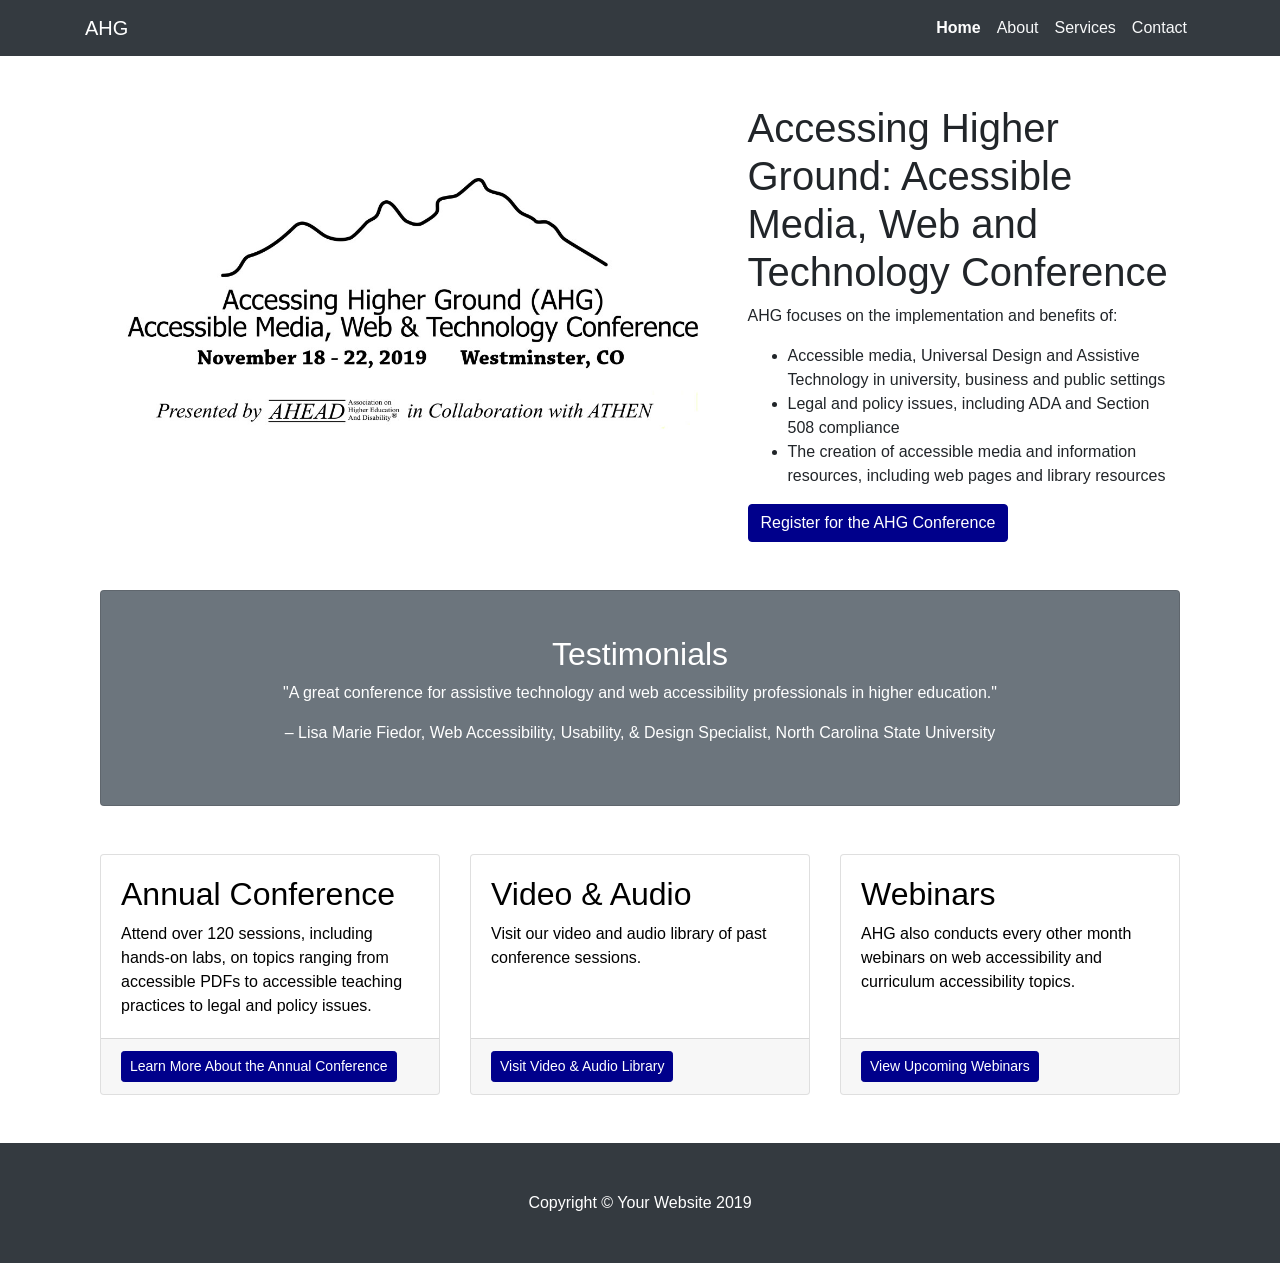
<file: assignment-6/index.html>
<!DOCTYPE html>
<html lang="en">

<head>

  <meta charset="utf-8">
  <meta name="viewport" content="width=device-width, initial-scale=1, shrink-to-fit=no">
  <meta name="description" content="Accessing Higher Ground conference on accessible media, web and technology">
  <meta name="author" content="AHG">

  <title>AHG | Page Title</title>

  <!-- Bootstrap core CSS -->
  <link href="vendor/bootstrap/css/bootstrap.min.css" rel="stylesheet">

  <!-- Custom styles for this template -->
  <link href="css/small-business.css" rel="stylesheet">

</head>

<body>
  <header role="banner">
    <!-- skip link -->
    <a class="sr-only sr-only-focusable" href="#maincontent">Skip to main content</a>

    <!-- Navigation -->
    <nav class="navbar navbar-expand-lg navbar-dark bg-dark fixed-top">
      <div class="container">
        <a class="navbar-brand" href="#">AHG</a>
        <button class="navbar-toggler" type="button" data-toggle="collapse" data-target="#navbarResponsive" aria-controls="navbarResponsive" aria-expanded="false" aria-label="Toggle navigation">
          <span class="navbar-toggler-icon"></span>
        </button>
        <div class="collapse navbar-collapse" id="navbarResponsive">
          <ul class="navbar-nav ml-auto">
            <li class="nav-item active">
              <a class="nav-link" href="#">Home
                <span class="sr-only">(current)</span>
              </a>
            </li>
            <li class="nav-item">
              <a class="nav-link" href="#">About</a>
            </li>
            <li class="nav-item">
              <a class="nav-link" href="#">Services</a>
            </li>
            <li class="nav-item">
              <a class="nav-link" href="#">Contact</a>
            </li>
          </ul>
        </div>
      </div>
    </nav>
  </header>

  <!-- Page Content -->
  <main role="main" class="container" id="maincontent">
    <div class="container">

      <!-- Heading Row -->
      <div class="row align-items-center my-5">
        <div class="col-lg-7">
          <img class="img-fluid rounded mb-4 mb-lg-0" src="images/AHG Conference Logo (2019).jpg" alt="Accessing Higher Ground conference logo">
        </div>
        <!-- /.col-lg-8 -->
        <div class="col-lg-5">
          <h1>Accessing Higher Ground: Acessible Media, Web and Technology Conference</h1>
          <p>AHG focuses on the implementation and benefits of:</p>
          <ul>
            <li>Accessible media, Universal Design and Assistive Technology in university, business and public settings</li>
            <li>Legal and policy issues, including ADA and Section 508 compliance</li>
            <li>The creation of accessible media and information resources, including web pages and library resources</li>
          </ul>
          
          <a class="btn btn-primary" href="#">Register for the AHG Conference</a>
        </div>
        <!-- /.col-md-4 -->
      </div>
      <!-- /.row -->

      <!-- Call to Action Well -->
      <aside class="card text-white bg-secondary my-5 py-4 text-center">
        <div class="card-body">
        <h2 class="testimonial-text">Testimonials</h2>
          <p class="testimonial-text">"A great conference for assistive  technology and web accessibility professionals in higher education."</p>
          <p class="testimonial-text">– Lisa  Marie Fiedor, Web Accessibility, Usability, &amp; Design Specialist, North  Carolina State University</p>
        </div>
      </aside>

      <!-- Content Row -->
      <div class="row">
        <div class="col-md-4 mb-5">
          <div class="card h-100">
            <div class="card-body">
            <!-- was h2 -->
             <section>
                <h2>Annual Conference</h2>
                <p class="card-text">Attend over 120 sessions, including hands-on labs, on topics ranging from accessible PDFs to accessible teaching practices to legal and policy issues.</p>
              </section>
            </div>
            <div class="card-footer">
              <a href="#" class="btn btn-primary btn-sm">Learn More About the Annual Conference</a>
            </div>
          </div>
        </div>
        <!-- /.col-md-4 -->
        <div class="col-md-4 mb-5">
          <div class="card h-100">
            <div class="card-body">
              <section>
                <h2>Video &amp; Audio</h2>
                <p class="card-text">Visit our video and audio library of past conference sessions.</p>
              </section>
            </div>
            <div class="card-footer">
              <a href="#" class="btn btn-primary btn-sm">Visit Video & Audio Library</a>
            </div>
          </div>
        </div>
        <!-- /.col-md-4 -->
        <div class="col-md-4 mb-5">
          <div class="card h-100">
            <div class="card-body">
            <!-- was h2 -->
              <section>
                <h2>Webinars</h2>
                <p class="card-text">AHG also conducts every other month webinars on web accessibility and curriculum accessibility topics.</p>
              </section>
            </div>
            <div class="card-footer">
              <a href="#" class="btn btn-primary btn-sm">View Upcoming Webinars</a>
            </div>
          </div>
        </div>
        <!-- /.col-md-4 -->

      </div>
      <!-- /.row -->

    </div>
  </main>
  <!-- /.container -->

  <!-- Footer -->
  <!-- footer class="py-5 bg-dark"  -->
  <footer class="py-5 bg-dark" role="contentinfo">
    <div class="container">
      <p class="m-0 text-center text-white">Copyright &copy; Your Website 2019</p>
    </div>
    <!-- /.container -->
  </footer>
  <!-- /div -->

  <!-- Bootstrap core JavaScript -->
  <script src="vendor/jquery/jquery.min.js"></script>
  <script src="vendor/bootstrap/js/bootstrap.bundle.min.js"></script>

</body>

</html>
</file>
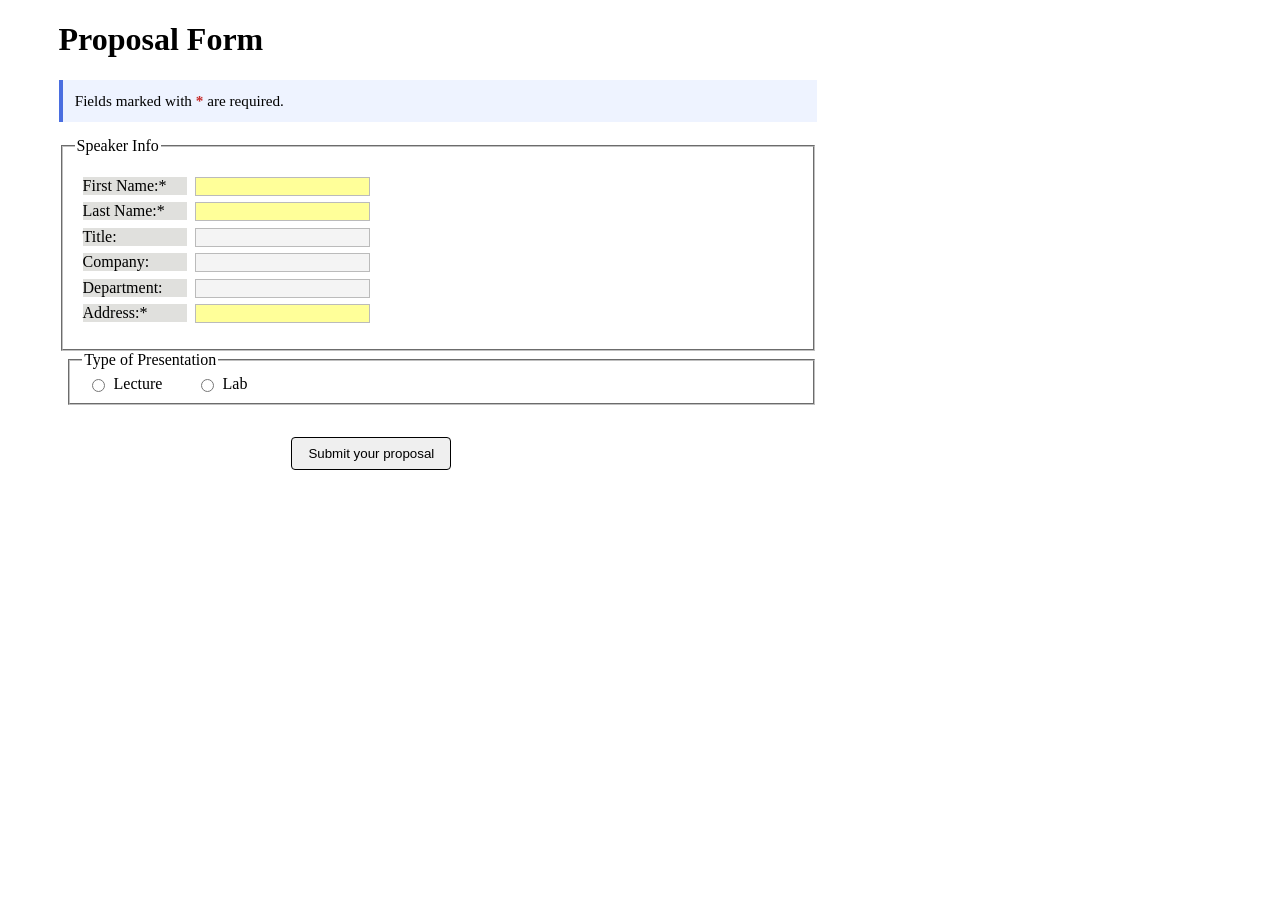
<file: assignment-5/form-exercise1(one).html>
<!DOCTYPE html>
<html lang="en">
<head>
    <meta charset="utf-8" />
    <title>Forms Exercise One - labels and more</title>
    <link rel="stylesheet"  href="css/forms.css" />  
    
    <!--[if lt IE 9]>
    <script src="http://html5shiv.googlecode.com/svn/trunk/html5.js"></script>
    <![endif]-->
</head>

<body>
    <div id="wrapper">
        <form action="" method="post" id="proposal2014">
            <h1>Proposal Form</h1>

            <p id="req-note">
                Fields marked with <span class="required">*</span> are required.
            </p>

            <div id="formcol1">
                <fieldset>
                    <legend>Speaker Info</legend>
                    <ul>
                        <li>
                            <label for="fstspkr1">First Name:*</label>
                            <input id="fstspkr1" name="fstspkr1" type="text" class="reqfield" title="Required field" />
                        </li>

                        <li>
                            <label for="lstname1">Last Name:*</label>
                            <input id="lstname1" name="lstname1" type="text" class="reqfield" title="Required field" />
                        </li>
                        <li>
                            <label for="spkrtitle1">Title:</label>
                            <input id="spkrtitle1" name="spkrtitle1" type="text" maxlength="48" />
                        </li>
                        <li>
                            <label for="company1">Company:</label>
                            <input id="company1" name="company1" type="text" />
                        </li>
                        <li>
                            <label for="department1">Department:</label>
                            <input id="department1" name="department1" type="text"  />
                        </li>
                        <li>
                            <label for="address1">Address:*</label>
                            <input id="address1" class="reqfield" name="address1" type="text" title="Required field" />
                        </li>
                    </ul>
                </fieldset>
            </div> <!-- end of formcol1 div -->
            <div id="multchoice">
                <fieldset>
                    <legend>Type of Presentation</legend>
                    <div class="radio-group">
                        <span><input value="1" id="TypeofPres_lec" name="p-type" type="radio" /> <label for="TypeofPres_lec">Lecture</label></span>
                        <span><input value="2" id="TypeofPres_lab" name="p-type" type="radio" /> <label for="TypeofPres_lab">Lab</label></span>
                    </div>
                </fieldset>
                <p class="submit-button">    
                    <input type="submit" value="Submit your proposal" />
                </p>
            </div> <!-- end of multchoice div -->
        </form>
    </div> <!-- end wrapper div -->
</body>
</html>
</file>
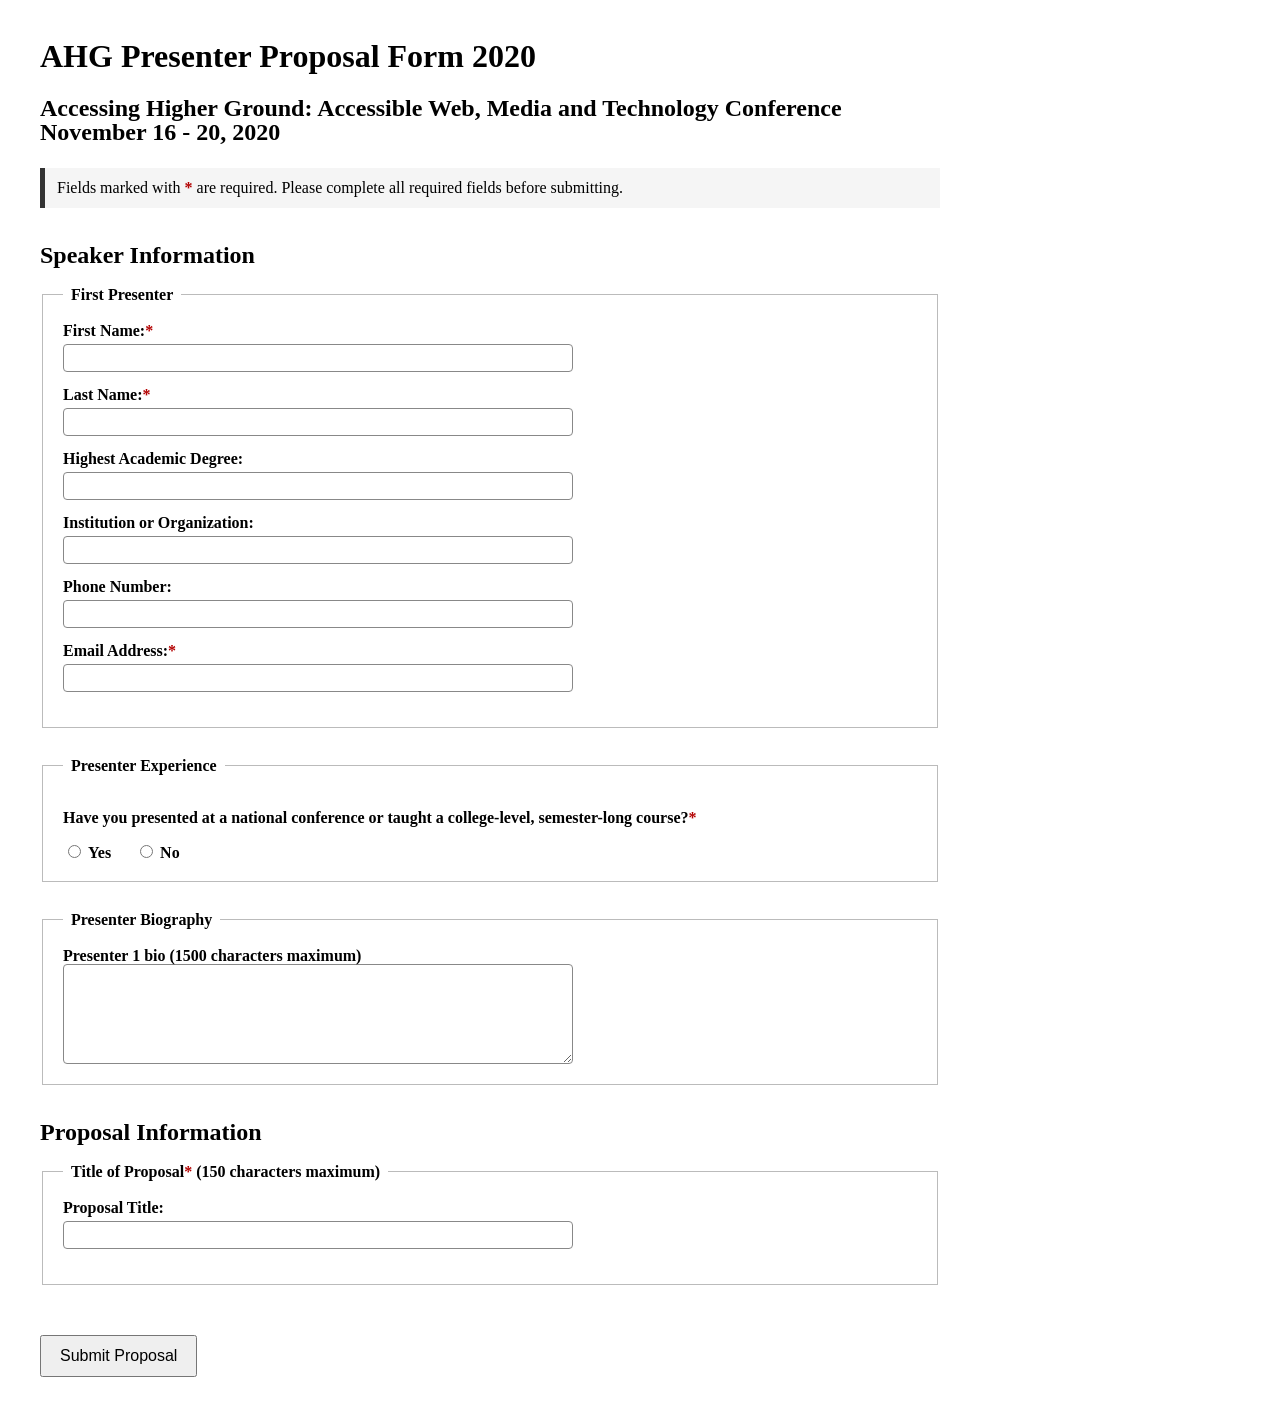
<file: assignment-8/AHG_proposalform2020-demo-after.html>
<!DOCTYPE html> 
<html lang="en">
<head>
  <meta charset="utf-8" />
  <meta name="keywords" content="accessibility, universal design, 
  alternate format, web design, disability, higher education, ADA, Section 508,
  accommodations, assistifve technology, DOJ, Department of Justice, WAI" />

  <title>AHG Proposal Form 2020</title>

  <link rel='stylesheet' id='Lora-css'  href='//fonts.googleapis.com/css?family=Lora%3A400%2C700&#038;ver=4.4.2' type='text/css' media='all' />
  <link rel="stylesheet" href="css/ahgformstyle2020after.css"  type="text/css" media="screen">

  <!-- enable HTML 5 elements in IE7&8 -->
  <!--[if lt IE 9]>
    <script src="http://html5shim.googlecode.com/svn/trunk/html5.js"></script>
    <![endif]-->
    
  <!--[if lt IE 8]>
    <link rel="stylesheet" type="text/css" media="all" href="http://accessinghigherground.org/wp/wp-content/themes/AHG/css/ahg_scrn_ie_style4ahead-wform-4wp.css" />
    <![endif]-->
</head>

<body>

  <header>
    <h1>AHG Presenter Proposal Form 2020</h1>
    <p class="outline3">Accessing Higher Ground: Accessible Web, Media and Technology Conference November 16 - 20, 2020</p>
  </header>
        
  <main>
    <p class="instructions">
      Fields marked with <span class="star">*</span> are required. Please complete all required fields before submitting.
    </p>   

    <form action="AHG_saveprop2020.php" method="post" id="AHGproposalform2020">
      <h2>Speaker Information</h2>

      <fieldset>

      <legend>First Presenter</legend>
        <ul>
          <li>
            <label for="fstspkr1">First Name:<span class="star">*</span></label>
            <input id="fstspkr1" name="fstspkr1" type="text" required aria-required="true"/>
          </li>
          <li>
            <label for="lstname1">Last Name:<span class="star">*</span></label>
            <input id="lstname1" name="lstname1" type="text" required aria-required="true"/>
          </li>
          
          <li>
            <label for="degree1">Highest Academic Degree:</label>
            <input id="degree1" name="degree1" type="text"/>
          </li>
          <li>
            <label for="company1">Institution or Organization:</label>
            <input id="company1" name="company1" type="text"/>
          </li>
          <li>
            <label for="telno1" >Phone Number:</label>
            <input id="telno1" name="telno1" type="tel"/>
          </li>
          
          <li>
            <label for="email1" >Email Address:<span class="star">*</span></label>
            <input id="email1" name="email1" type="email" required aria-required="true"/>
          </li>
        </ul>
      </fieldset>
        
      <fieldset>
        <legend>Presenter Experience</legend>
        <p><strong>Have you presented at a  national conference or taught a college-level, semester-long course?<span class="star">*</span></strong></p>
          <div class="oneques"> 
            <span>
              <input value="1" id="natconfexp1_yes" name="natconfexp1" type="radio" required aria-required="true"/>
              <label for="natconfexp1_yes" >Yes</label>
            </span> 
            <span>
                <input value="0" id="natconfexp1_no" name="natconfexp1" type="radio" />
                <label for="natconfexp1_no" >No</label>
            </span> 
          </div>
      </fieldset>


      <fieldset>
        <legend>Presenter Biography</legend>  
        <div class="suggest_form">
          <label for="Speaker1bio">
            <strong>Presenter 1 bio&nbsp;</strong>(1500 characters maximum)
          </label>
          <textarea id="Speaker1bio" name="Speaker1bio" cols="80" rows="5" minlength="0" maxlength="1500"></textarea>
        </div>
      </fieldset>

      
      <!-- bottom of expanding sections -->

      <h2>Proposal Information</h2>
      <fieldset>
        <legend><strong><span id="proplegend">Title of Proposal</span><span class="star">*</span></strong> (150 characters maximum)</legend>
        <ul>
          <li>
            <label for="proptitle">Proposal Title:</label>
            <input id="proptitle" name="proptitle" class="reqfield" type="text" minlength="10"
              maxlength="150" required aria-required="true"/>
          </li>
        </ul>
      </fieldset>
          
      <button type="submit">Submit Proposal</button>
    </form>
  </main>
</body>
</html>
</file>
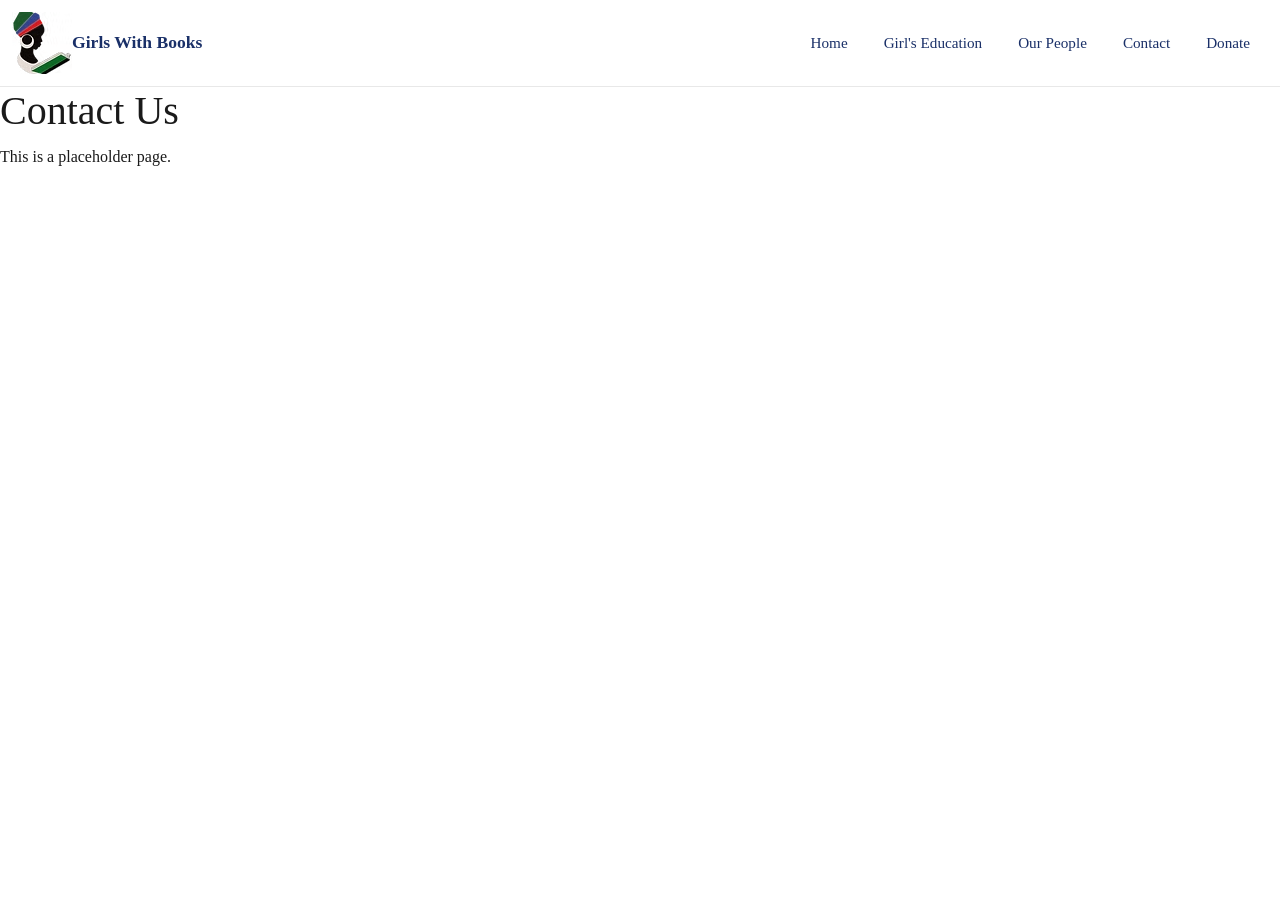
<file: final-project/pages/contact-us.html>
<!DOCTYPE html>
<html lang="en">
<head>
  <meta charset="UTF-8">
  <title>Contact Us | Girls With Books</title>
  <meta name="viewport" content="width=device-width, initial-scale=1">
  <link href="https://cdn.jsdelivr.net/npm/bootstrap@5.3.0/dist/css/bootstrap.min.css" rel="stylesheet">
  <link rel="stylesheet" href="../styles/styles.css">
</head>
<body>
    <!-- Skip link -->
    <a href="#main-content" class="visually-hidden-focusable">Skip to main content</a>

    <!-- NAV -->
    <nav class="navbar navbar-expand-lg">
    <div class="container-fluid">
        <img src="../assets/girls-with-books-logo.avif" alt="Girls With Books Logo">
        <a class="navbar-brand text-black" href="home.html">Girls With Books</a>

        <button class="navbar-toggler" type="button" data-bs-toggle="collapse" data-bs-target="#navMenu">
        <span class="navbar-toggler-icon"></span>
        </button>

        <div id="navMenu" class="collapse navbar-collapse">
        <ul class="navbar-nav ms-auto">
            <li class="nav-item"><a class="nav-link" href="home.html" aria-current="page">Home</a></li>
            <li class="nav-item"><a class="nav-link" href="education.html">Girl's Education</a></li>
            <li class="nav-item"><a class="nav-link" href="our-people.html">Our People</a></li>
            <li class="nav-item"><a class="nav-link" href="contact-us.html">Contact</a></li>
            <li class="nav-item"><a class="nav-link" href="donate.html">Donate</a></li>        
        </ul>
        </div>
    </div>
    </nav>
  <h1>Contact Us</h1>
  <p>This is a placeholder page.</p>
</body>
</html>
</file>
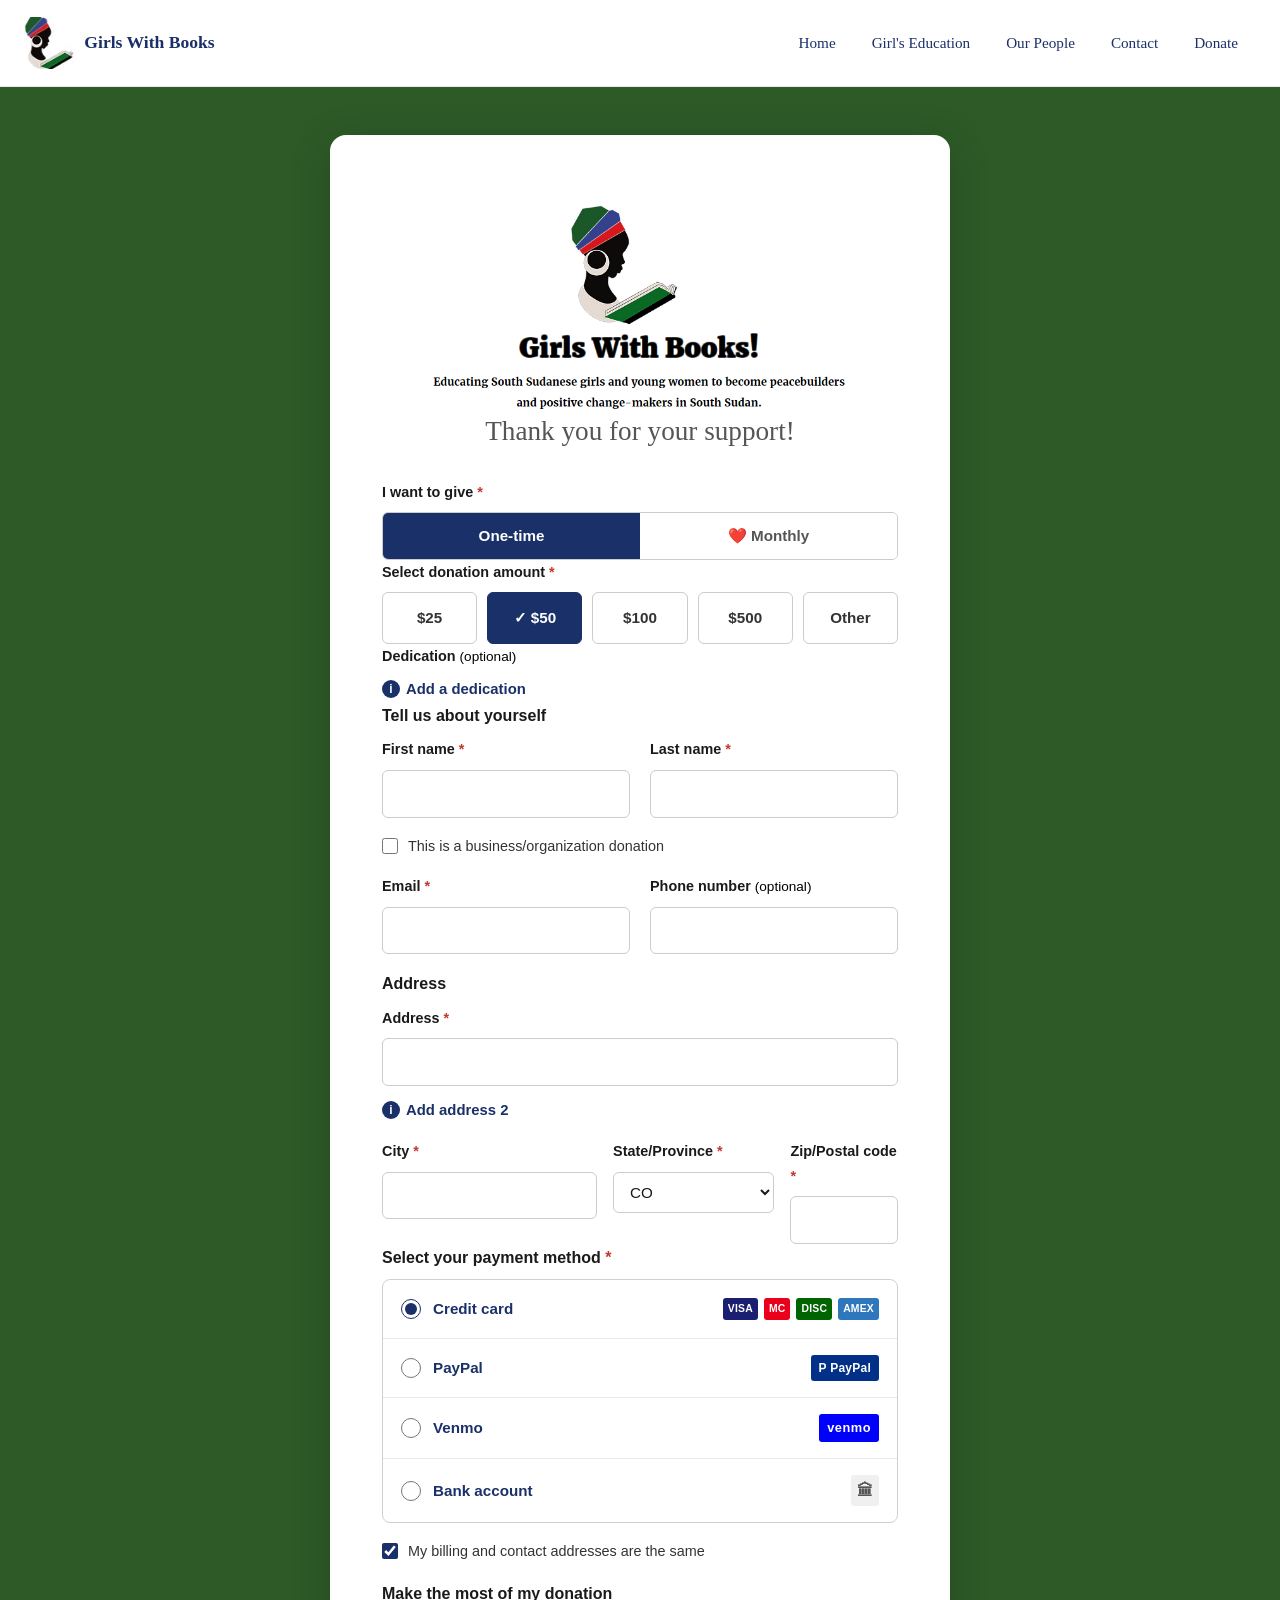
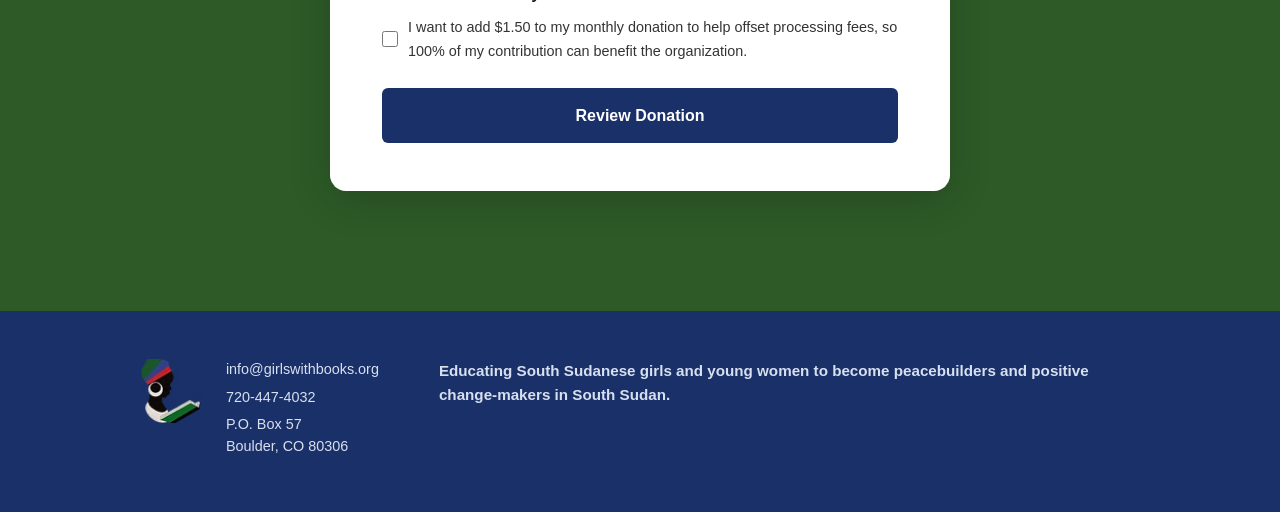
<file: final-project/pages/donate.html>
<!DOCTYPE html>
<html lang="en">
<head>
  <meta charset="UTF-8">
  <title>Donate | Girls With Books</title>
  <meta name="viewport" content="width=device-width, initial-scale=1">
  <link href="https://cdn.jsdelivr.net/npm/bootstrap@5.3.0/dist/css/bootstrap.min.css" rel="stylesheet">
  <link rel="stylesheet" href="../styles/styles.css">
</head>

<body class="donate-page">

<a href="#main-content" class="visually-hidden-focusable" style="color:white">Skip to main content</a>

<!-- NAV -->
<nav class="navbar navbar-expand-lg">
  <div class="container-fluid px-4">
    <a class="navbar-brand" href="home.html">
      <img src="../assets/girls-with-books-logo.avif" alt="Girls With Books Logo">
      Girls With Books
    </a>
    <button class="navbar-toggler" type="button" data-bs-toggle="collapse" data-bs-target="#navMenu" aria-label="Toggle navigation">
      <span class="navbar-toggler-icon"></span>
    </button>
    <div id="navMenu" class="collapse navbar-collapse">
      <ul class="navbar-nav ms-auto">
        <li class="nav-item"><a class="nav-link" href="home.html" aria-current="page">Home</a></li>
        <li class="nav-item"><a class="nav-link" href="education.html">Girl's Education</a></li>
        <li class="nav-item"><a class="nav-link" href="our-people.html">Our People</a></li>
        <li class="nav-item"><a class="nav-link" href="contact-us.html">Contact</a></li>
        <li class="nav-item"><a class="nav-link" href="donate.html">Donate</a></li>        
      </ul>
    </div>
  </div>
</nav>

<!-- DONATE CARD -->
<main id="main-content" class="donate-main">
  <div class="donate-card">

    <div class="donate-header">
      <img src="../assets/girls-with-books.png" alt="Girls With Books Full Logo" class="donate-logo">
    </div>

    <h2 class="donate-thank-you">Thank you for your support!</h2>

    <form id="donateForm">

      <!-- Donation frequency -->
      <fieldset class="donate-field-group">
        <legend class="donate-label">I want to give <span class="required">*</span></legend>
        <div class="frequency-toggle">
          <button type="button" class="freq-btn active" id="btnOneTime" onclick="setFrequency('oneTime')">One-time</button>
          <button type="button" class="freq-btn" id="btnMonthly" onclick="setFrequency('monthly')">
            <span aria-hidden="true">❤️</span> Monthly
          </button>
        </div>
        <input type="hidden" name="frequency" id="frequencyInput" value="oneTime">
      </fieldset>

      <!-- Donation amount -->
      <fieldset class="donate-field-group">
        <legend class="donate-label">Select donation amount <span class="required">*</span></legend>
        <div class="amount-grid" role="radiogroup" aria-label="Select donation amount" id="amountGroup">
          <button type="button" class="amount-btn" role="radio" aria-checked="false" data-value="25"    tabindex="-1">$25</button>
          <button type="button" class="amount-btn active" role="radio" aria-checked="true"  data-value="50"    tabindex="0">&#10003; $50</button>
          <button type="button" class="amount-btn" role="radio" aria-checked="false" data-value="100"   tabindex="-1">$100</button>
          <button type="button" class="amount-btn" role="radio" aria-checked="false" data-value="500"   tabindex="-1">$500</button>
          <button type="button" class="amount-btn" role="radio" aria-checked="false" data-value="other" tabindex="-1">Other</button>
        </div>
        <input type="hidden" name="amount" id="amountInput" value="50">
        <div id="customAmountWrap" class="custom-amount-wrap" hidden>
          <label for="customAmount" class="donate-label mt-3">Enter amount ($)</label>
          <input type="number" id="customAmount" name="customAmount" class="donate-input" min="1" placeholder="0.00">
        </div>
      </fieldset>

      <!-- Dedication (optional) -->
      <fieldset class="donate-field-group">
        <legend class="donate-label">Dedication <span class="optional">(optional)</span></legend>
        <button type="button" class="dedication-link" onclick="toggleDedication()" aria-expanded="false" id="dedicationToggle">
          <span class="dedication-icon" aria-hidden="true">i</span> Add a dedication
        </button>
        <div id="dedicationWrap" hidden>
          <label for="dedication" class="donate-label mt-3">Dedication message</label>
          <textarea id="dedication" name="dedication" class="donate-input" rows="3" placeholder="In honor of..."></textarea>
        </div>
      </fieldset>

      <!--  Personal info -->
      <fieldset class="donate-field-group">
        <legend class="donate-section-label">Tell us about yourself</legend>
        <div class="name-row">
          <div class="donate-field">
            <label for="firstName" class="donate-label">First name <span class="required">*</span></label>
            <input type="text" id="firstName" name="firstName" class="donate-input" required autocomplete="given-name">
          </div>
          <div class="donate-field">
            <label for="lastName" class="donate-label">Last name <span class="required">*</span></label>
            <input type="text" id="lastName" name="lastName" class="donate-input" required autocomplete="family-name">
          </div>
        </div>
        <div class="donate-check">
          <input type="checkbox" id="isBusiness" name="isBusiness">
          <label for="isBusiness">This is a business/organization donation</label>
        </div>
        <div class="name-row">
          <div class="donate-field">
            <label for="email" class="donate-label">Email <span class="required">*</span></label>
            <input type="email" id="email" name="email" class="donate-input" required autocomplete="email">
          </div>
          <div class="donate-field">
            <label for="phone" class="donate-label">Phone number <span class="optional">(optional)</span></label>
            <input type="tel" id="phone" name="phone" class="donate-input" autocomplete="tel">
          </div>
        </div>
      </fieldset>

      <!-- Address -->
      <fieldset class="donate-field-group">
        <legend class="donate-section-label">Address</legend>

        <div class="donate-field" style="margin-bottom:12px;">
          <label for="address1" class="donate-label">Address <span class="required">*</span></label>
          <input type="text" id="address1" name="address1" class="donate-input" required autocomplete="address-line1">
        </div>

        <button type="button" class="dedication-link" onclick="toggleAddress2()" aria-expanded="false" id="address2Toggle">
          <span class="dedication-icon" aria-hidden="true">i</span> Add address 2
        </button>
        <div id="address2Wrap" hidden style="margin-top:8px; margin-bottom:4px;">
          <label for="address2" class="donate-label">Address 2</label>
          <input type="text" id="address2" name="address2" class="donate-input" autocomplete="address-line2">
        </div>

        <div class="address-row">
          <div class="donate-field">
            <label for="city" class="donate-label">City <span class="required">*</span></label>
            <input type="text" id="city" name="city" class="donate-input" required autocomplete="address-level2">
          </div>
          <div class="donate-field">
            <label for="state" class="donate-label">State/Province <span class="required">*</span></label>
            <select id="state" name="state" class="donate-input donate-select" required autocomplete="address-level1">
              <option value="">Select a state</option>
              <option>AL</option><option>AK</option><option>AZ</option><option>AR</option>
              <option>CA</option><option selected>CO</option><option>CT</option><option>DE</option>
              <option>FL</option><option>GA</option><option>HI</option><option>ID</option>
              <option>IL</option><option>IN</option><option>IA</option><option>KS</option>
              <option>KY</option><option>LA</option><option>ME</option><option>MD</option>
              <option>MA</option><option>MI</option><option>MN</option><option>MS</option>
              <option>MO</option><option>MT</option><option>NE</option><option>NV</option>
              <option>NH</option><option>NJ</option><option>NM</option><option>NY</option>
              <option>NC</option><option>ND</option><option>OH</option><option>OK</option>
              <option>OR</option><option>PA</option><option>RI</option><option>SC</option>
              <option>SD</option><option>TN</option><option>TX</option><option>UT</option>
              <option>VT</option><option>VA</option><option>WA</option><option>WV</option>
              <option>WI</option><option>WY</option>
            </select>
          </div>
          <div class="donate-field">
            <label for="zip" class="donate-label">Zip/Postal code <span class="required">*</span></label>
            <input type="text" id="zip" name="zip" class="donate-input" required autocomplete="postal-code">
          </div>
        </div>
      </fieldset>

      <!-- Payment method -->
      <fieldset class="donate-field-group">
        <legend class="donate-section-label">Select your payment method <span class="required">*</span></legend>
        <div class="payment-options">

          <label class="payment-option">
            <input type="radio" name="payment" value="credit" checked>
            <span class="payment-label">Credit card</span>
            <span class="payment-logos">
              <span class="pay-badge visa">VISA</span>
              <span class="pay-badge mc">MC</span>
              <span class="pay-badge discover">DISC</span>
              <span class="pay-badge amex">AMEX</span>
            </span>
          </label>

          <label class="payment-option">
            <input type="radio" name="payment" value="paypal">
            <span class="payment-label">PayPal</span>
            <span class="payment-logos">
              <span class="pay-badge paypal">P PayPal</span>
            </span>
          </label>

          <label class="payment-option">
            <input type="radio" name="payment" value="venmo">
            <span class="payment-label">Venmo</span>
            <span class="payment-logos">
              <span class="pay-badge venmo">venmo</span>
            </span>
          </label>

          <label class="payment-option">
            <input type="radio" name="payment" value="bank">
            <span class="payment-label">Bank account</span>
            <span class="payment-logos">
              <span class="pay-badge bank">&#127963;</span>
            </span>
          </label>

        </div>

        <div class="donate-check" style="margin-top:16px;">
          <input type="checkbox" id="sameAddress" name="sameAddress" checked>
          <label for="sameAddress">My billing and contact addresses are the same</label>
        </div>
      </fieldset>

      <!-- Make the most -->
      <fieldset class="donate-field-group">
        <legend class="donate-section-label">Make the most of my donation</legend>
        <div class="donate-check">
          <input type="checkbox" id="coverFees" name="coverFees">
          <label for="coverFees">I want to add $1.50 to my monthly donation to help offset processing fees, so 100% of my contribution can benefit the organization.</label>
        </div>
      </fieldset>

      <button type="submit" class="donate-submit">Review Donation</button>

    </form>
  </div>
</main>

<!-- FOOTER -->
<footer class="site-footer">
  <div class="footer-inner">
    <div class="footer-left">
      <img src="../assets/girls-with-books-logo.avif" alt="Girls With Books Logo" class="footer-logo">
      <div class="footer-contact">
        <p>info@girlswithbooks.org</p>
        <p>720-447-4032</p>
        <p>P.O. Box 57<br>Boulder, CO 80306</p>
      </div>
    </div>
    <div class="footer-right">
      <p>Educating South Sudanese girls and young women to become peacebuilders and positive change-makers in South Sudan.</p>
    </div>
  </div>
</footer>

<script src="https://cdn.jsdelivr.net/npm/bootstrap@5.3.0/dist/js/bootstrap.bundle.min.js"></script>
<script>
  /* ── Frequency toggle ── */
  function setFrequency(val) {
    document.getElementById('frequencyInput').value = val;
    document.getElementById('btnOneTime').classList.toggle('active', val === 'oneTime');
    document.getElementById('btnMonthly').classList.toggle('active', val === 'monthly');
  }

  /* ── Amount buttons: roving tabindex + arrow key navigation ── */
  const amountGroup = document.getElementById('amountGroup');
  const amountBtns  = Array.from(amountGroup.querySelectorAll('.amount-btn'));

  function getLabel(btn) {
    const val = btn.dataset.value;
    return val === 'other' ? 'Other' : '$' + val;
  }

  function selectAmount(btn) {
    // Deselect all
    amountBtns.forEach(b => {
      b.classList.remove('active');
      b.setAttribute('aria-checked', 'false');
      b.setAttribute('tabindex', '-1');
      b.textContent = getLabel(b);
    });
    // Select this one
    btn.classList.add('active');
    btn.setAttribute('aria-checked', 'true');
    btn.setAttribute('tabindex', '0');
    btn.textContent = '✓ ' + getLabel(btn);
    btn.focus();

    document.getElementById('amountInput').value = btn.dataset.value;
    document.getElementById('customAmountWrap').hidden = btn.dataset.value !== 'other';
  }

  amountBtns.forEach((btn, i) => {
    btn.addEventListener('click', () => selectAmount(btn));
    btn.addEventListener('keydown', e => {
      let target = null;
      if (e.key === 'ArrowRight' || e.key === 'ArrowDown') {
        target = amountBtns[(i + 1) % amountBtns.length];
      } else if (e.key === 'ArrowLeft' || e.key === 'ArrowUp') {
        target = amountBtns[(i - 1 + amountBtns.length) % amountBtns.length];
      }
      if (target) {
        e.preventDefault();
        selectAmount(target);
      }
    });
  });

  /* ── Dedication toggle ── */
  function toggleDedication() {
    const wrap   = document.getElementById('dedicationWrap');
    const toggle = document.getElementById('dedicationToggle');
    wrap.hidden  = !wrap.hidden;
    toggle.setAttribute('aria-expanded', String(!wrap.hidden));
  }

  /* ── Address 2 toggle ── */
  function toggleAddress2() {
    const wrap   = document.getElementById('address2Wrap');
    const toggle = document.getElementById('address2Toggle');
    wrap.hidden  = !wrap.hidden;
    toggle.setAttribute('aria-expanded', String(!wrap.hidden));
  }

  // Enter key toggles checkboxes - intercept at capture phase before form submission
  document.getElementById('donateForm').addEventListener('keydown', function(e) {
    if (e.key === 'Enter' && e.target.type === 'checkbox') {
      e.preventDefault();
      e.stopPropagation();
      e.target.checked = !e.target.checked;
      e.target.dispatchEvent(new Event('change', { bubbles: true }));
    }
  }, true);
</script>
</body>
</html>
</file>
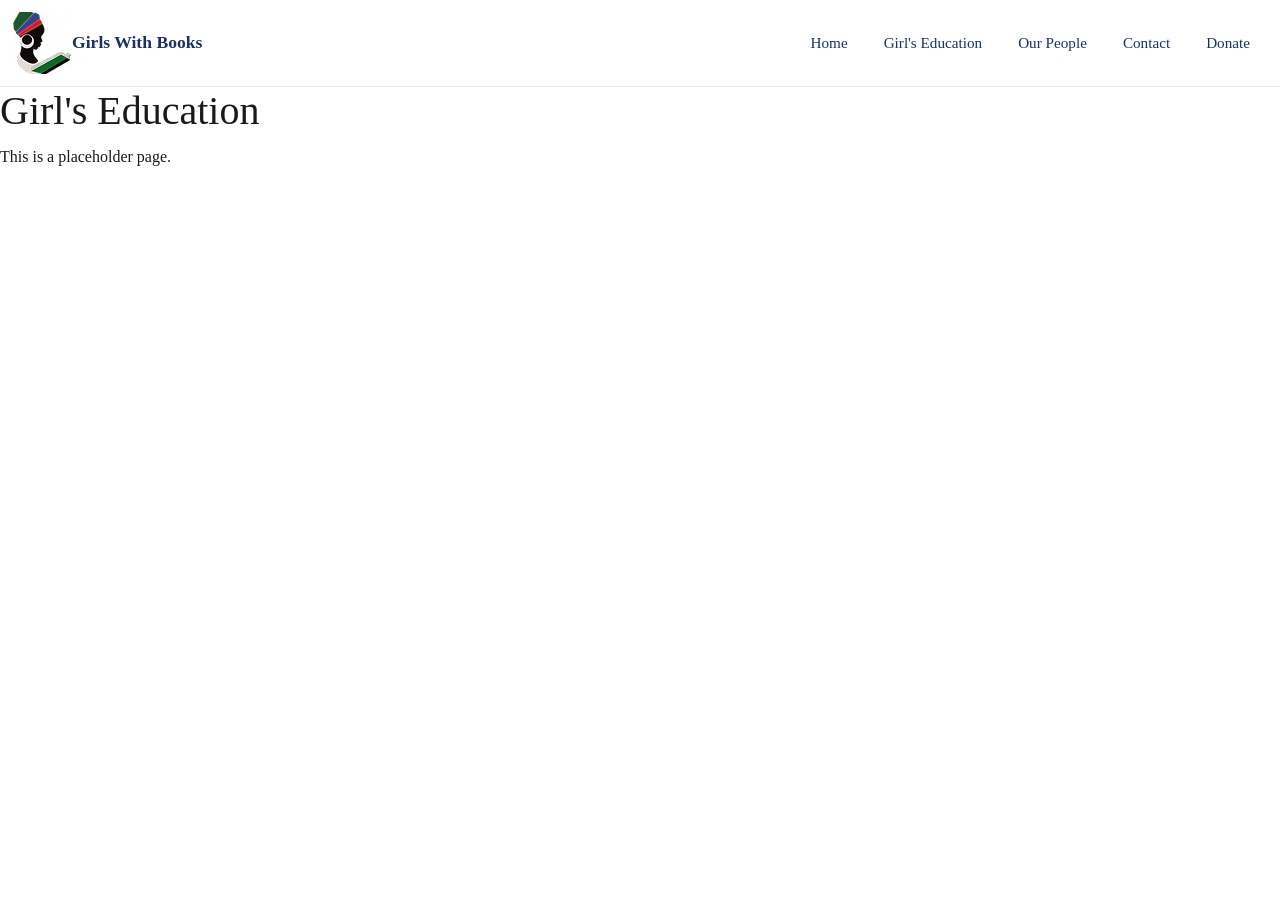
<file: final-project/pages/education.html>
<!DOCTYPE html>
<html lang="en">
<head>
  <meta charset="UTF-8">
  <title>Girl's Education | Girls With Books</title>
  <meta name="viewport" content="width=device-width, initial-scale=1">
  <link href="https://cdn.jsdelivr.net/npm/bootstrap@5.3.0/dist/css/bootstrap.min.css" rel="stylesheet">
  <link rel="stylesheet" href="../styles/styles.css">
</head>
<body>
    <!-- Skip link -->
    <a href="#main-content" class="visually-hidden-focusable">Skip to main content</a>

    <!-- NAV -->
    <nav class="navbar navbar-expand-lg">
    <div class="container-fluid">
        <img src="../assets/girls-with-books-logo.avif" alt="Girls With Books Logo">
        <a class="navbar-brand text-black" href="home.html">Girls With Books</a>

        <button class="navbar-toggler" type="button" data-bs-toggle="collapse" data-bs-target="#navMenu">
        <span class="navbar-toggler-icon"></span>
        </button>

        <div id="navMenu" class="collapse navbar-collapse">
        <ul class="navbar-nav ms-auto">
            <li class="nav-item"><a class="nav-link" href="home.html" aria-current="page">Home</a></li>
            <li class="nav-item"><a class="nav-link" href="education.html">Girl's Education</a></li>
            <li class="nav-item"><a class="nav-link" href="our-people.html">Our People</a></li>
            <li class="nav-item"><a class="nav-link" href="contact-us.html">Contact</a></li>
            <li class="nav-item"><a class="nav-link" href="donate.html">Donate</a></li>        
        </ul>
        </div>
    </div>
    </nav>
    <h1>Girl's Education</h1>
    <p>This is a placeholder page.</p>
</body>
</html>
</file>
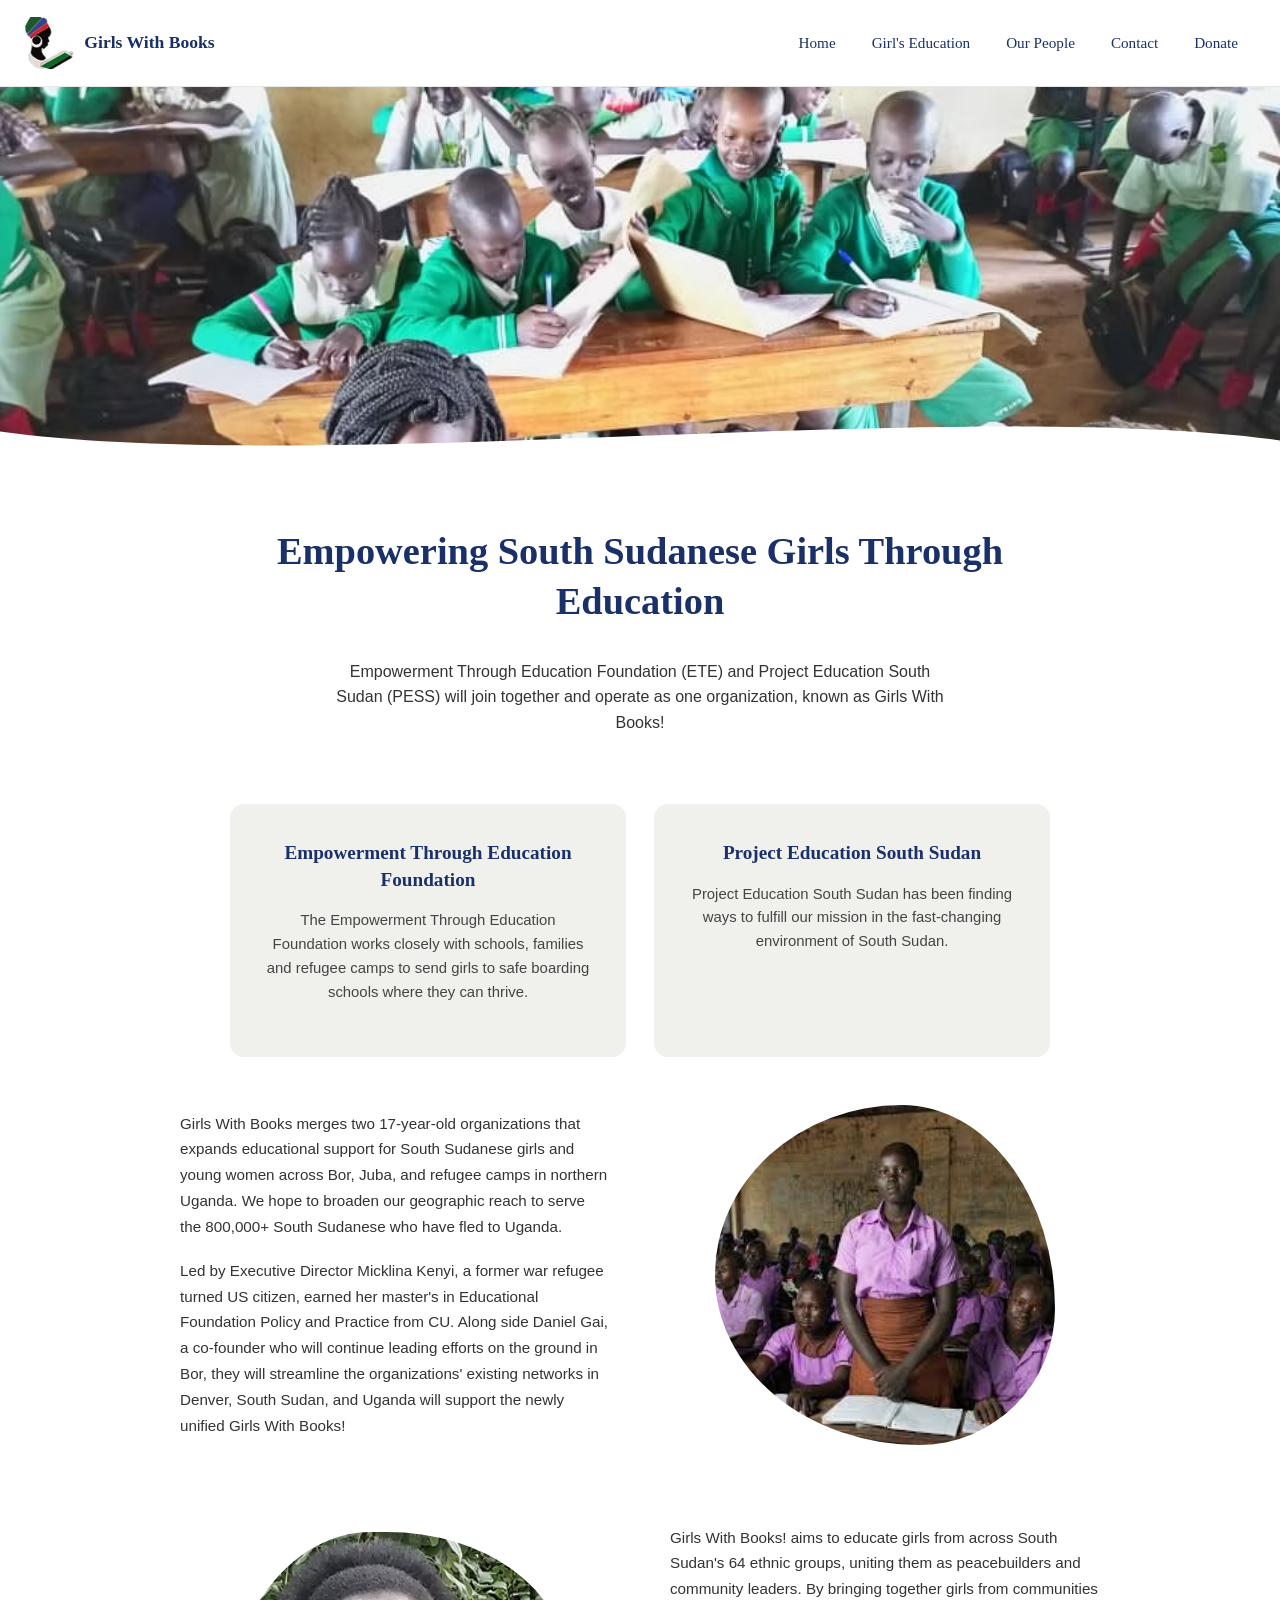
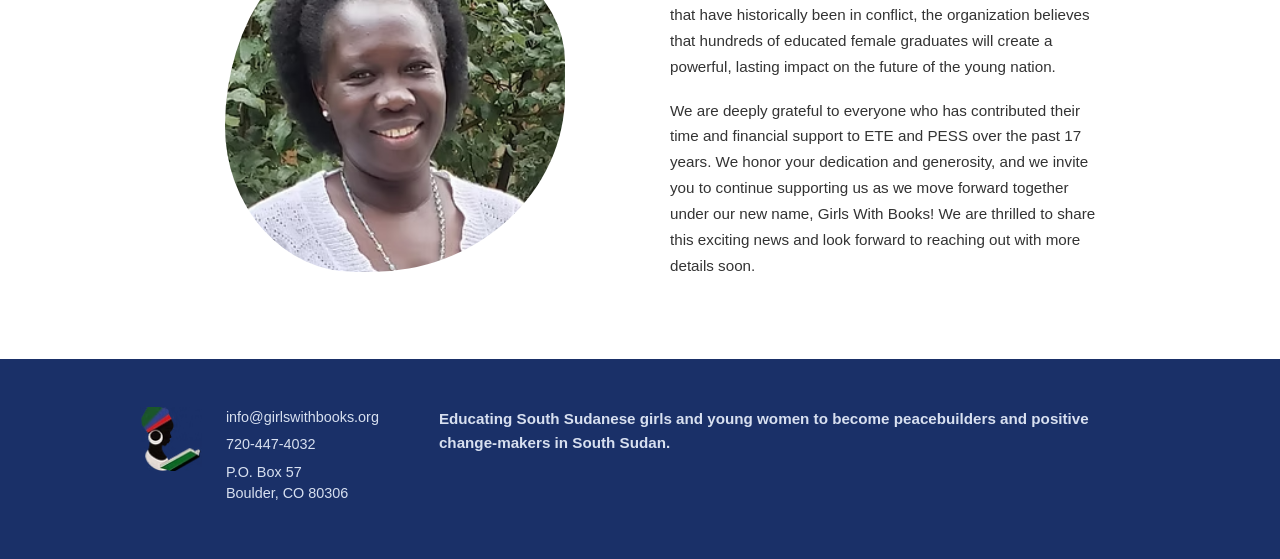
<file: final-project/pages/home.html>
<!DOCTYPE html>
<html lang="en">
<head>
<meta charset="UTF-8">
<title>Home | Girls With Books</title>
<meta name="viewport" content="width=device-width, initial-scale=1">
<link href="https://cdn.jsdelivr.net/npm/bootstrap@5.3.0/dist/css/bootstrap.min.css" rel="stylesheet">
<link rel="stylesheet" href="../styles/styles.css">
</head>

<body>

<a href="#main" class="visually-hidden-focusable">Skip to main content</a>

<!-- NAV -->
<nav class="navbar navbar-expand-lg">
  <div class="container-fluid px-4">
    <a class="navbar-brand" href="home.html">
      <img src="../assets/girls-with-books-logo.avif" alt="Girls With Books Logo">
      Girls With Books
    </a>

    <button class="navbar-toggler" type="button" data-bs-toggle="collapse" data-bs-target="#navMenu" aria-label="Toggle navigation">
      <span class="navbar-toggler-icon"></span>
    </button>

    <div id="navMenu" class="collapse navbar-collapse">
      <ul class="navbar-nav ms-auto">
        <li class="nav-item"><a class="nav-link" href="home.html" aria-current="page">Home</a></li>
        <li class="nav-item"><a class="nav-link" href="education.html">Girl's Education</a></li>
        <li class="nav-item"><a class="nav-link" href="our-people.html">Our People</a></li>
        <li class="nav-item"><a class="nav-link" href="contact-us.html">Contact</a></li>
        <li class="nav-item"><a class="nav-link" href="donate.html">Donate</a></li>        
      </ul>
    </div>
  </div>
  </div>
</nav>

<!-- HERO IMAGE with wave bottom -->
<div class="hero-wrap">
  <img src="../assets/classroom-background.png" alt="South Sudanese girls studying in a classroom" class="hero-img">
  <div class="hero-wave">
    <svg viewBox="0 0 1440 80" xmlns="http://www.w3.org/2000/svg" preserveAspectRatio="none">
      <path d="M0,40 C360,90 1080,0 1440,50 L1440,80 L0,80 Z" fill="#ffffff"/>
    </svg>
  </div>
</div>

<main id="main">

  <!-- HEADING SECTION -->
  <section class="heading-section">
    <h1>Empowering South Sudanese Girls Through Education</h1>
    <p class="subtitle">
      Empowerment Through Education Foundation (ETE) and Project Education South Sudan (PESS) will join together
      and operate as one organization, known as Girls With Books!
    </p>
  </section>

  <!-- TWO ORG CARDS -->
  <section class="cards-section">
    <div class="org-card">
      <h2>Empowerment Through Education Foundation</h2>
      <p>The Empowerment Through Education Foundation works closely with schools, families and refugee camps to send girls to safe boarding schools where they can thrive.</p>
    </div>
    <div class="org-card">
      <h2>Project Education South Sudan</h2>
      <p>Project Education South Sudan has been finding ways to fulfill our mission in the fast-changing environment of South Sudan.</p>
    </div>
  </section>

  <!-- CONTENT ROW 1: text left, image right -->
  <section class="content-row">
    <div class="text-block">
      <p>Girls With Books merges two 17-year-old organizations that expands educational support for South Sudanese girls and young women across Bor, Juba, and refugee camps in northern Uganda. We hope to broaden our geographic reach to serve the 800,000+ South Sudanese who have fled to Uganda.</p>
      <p>Led by Executive Director Micklina Kenyi, a former war refugee turned US citizen, earned her master's in Educational Foundation Policy and Practice from CU. Along side Daniel Gai, a co-founder who will continue leading efforts on the ground in Bor, they will streamline the organizations' existing networks in Denver, South Sudan, and Uganda will support the newly unified Girls With Books!</p>
    </div>
    <div class="blob-wrap">
      <img src="../assets/classroom.jpg" alt="Students in a South Sudan classroom" class="blob-img blob-right">
    </div>
  </section>

  <!-- CONTENT ROW 2: image left, text right -->
  <section class="content-row reverse">
    <div class="blob-wrap">
      <img src="../assets/micklina2.png" alt="Portrait of Executive Director Micklina Kenyi" class="blob-img blob-left">
    </div>
    <div class="text-block">
      <p>Girls With Books! aims to educate girls from across South Sudan's 64 ethnic groups, uniting them as peacebuilders and community leaders. By bringing together girls from communities that have historically been in conflict, the organization believes that hundreds of educated female graduates will create a powerful, lasting impact on the future of the young nation.</p>
      <p>We are deeply grateful to everyone who has contributed their time and financial support to ETE and PESS over the past 17 years. We honor your dedication and generosity, and we invite you to continue supporting us as we move forward together under our new name, Girls With Books! We are thrilled to share this exciting news and look forward to reaching out with more details soon.</p>
    </div>
  </section>

</main>

<!-- FOOTER -->
<footer class="site-footer">
  <div class="footer-inner">
    <div class="footer-left">
      <img src="../assets/girls-with-books-logo.avif" alt="Girls With Books Logo" class="footer-logo">
      <div class="footer-contact">
        <p>info@girlswithbooks.org</p>
        <p>720-447-4032</p>
        <p>P.O. Box 57<br>Boulder, CO 80306</p>
      </div>
    </div>
    <div class="footer-right">
      <p>Educating South Sudanese girls and young women to become peacebuilders and positive change-makers in South Sudan.</p>
    </div>
  </div>
</footer>

<script src="https://cdn.jsdelivr.net/npm/bootstrap@5.3.0/dist/js/bootstrap.bundle.min.js"></script>
</body>
</html>
</file>
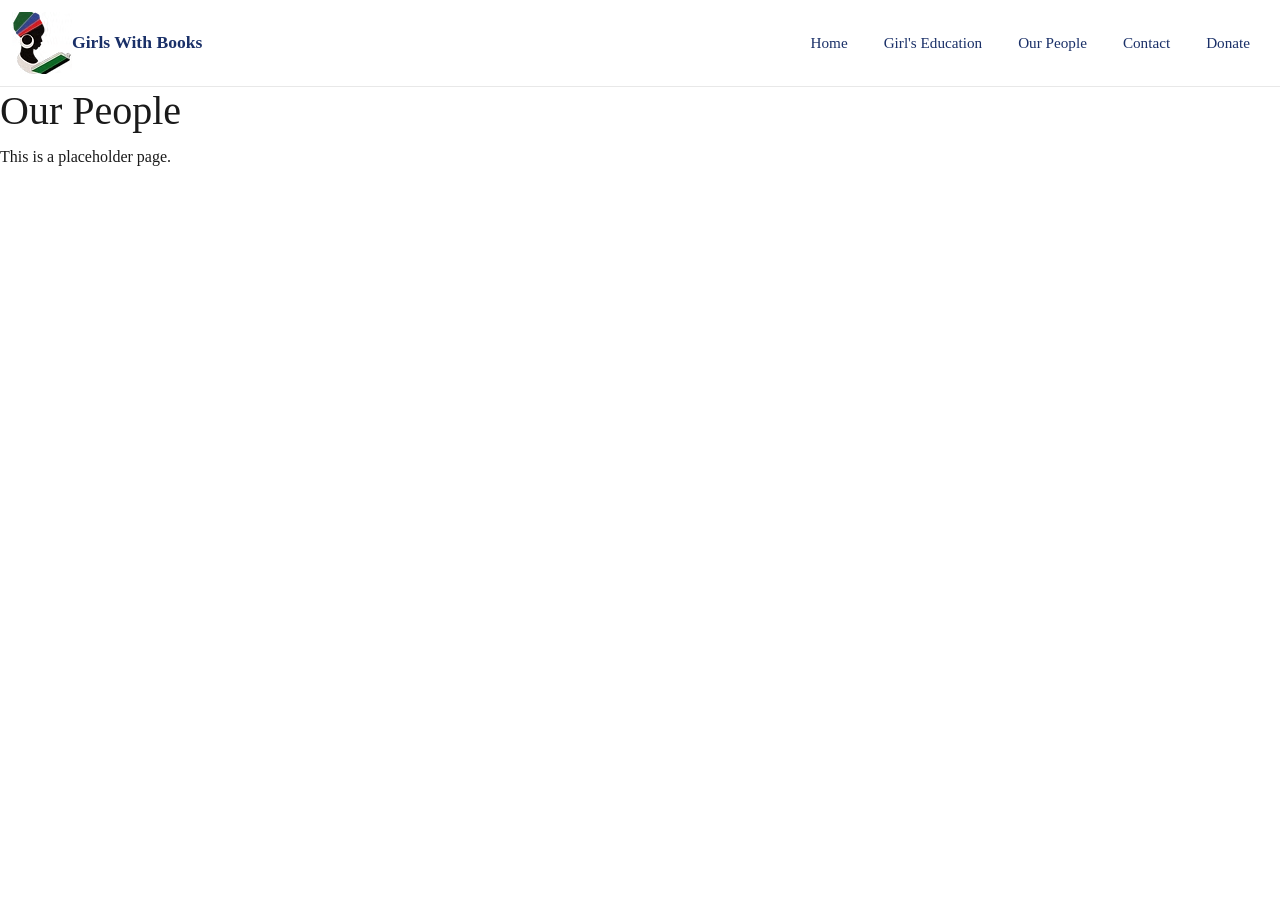
<file: final-project/pages/our-people.html>
<!DOCTYPE html>
<html lang="en">
<head>
  <meta charset="UTF-8">
  <title>Our People | Girls With Books</title>
  <meta name="viewport" content="width=device-width, initial-scale=1">
  <link href="https://cdn.jsdelivr.net/npm/bootstrap@5.3.0/dist/css/bootstrap.min.css" rel="stylesheet">
  <link rel="stylesheet" href="../styles/styles.css">
</head>
<body>
    <!-- Skip link -->
    <a href="#main-content" class="visually-hidden-focusable">Skip to main content</a>

    <!-- NAV -->
    <nav class="navbar navbar-expand-lg">
    <div class="container-fluid">
        <img src="../assets/girls-with-books-logo.avif" alt="Girls With Books Logo">
        <a class="navbar-brand text-black" href="home.html">Girls With Books</a>

        <button class="navbar-toggler" type="button" data-bs-toggle="collapse" data-bs-target="#navMenu">
        <span class="navbar-toggler-icon"></span>
        </button>

        <div id="navMenu" class="collapse navbar-collapse">
        <ul class="navbar-nav ms-auto">
            <li class="nav-item"><a class="nav-link" href="home.html" aria-current="page">Home</a></li>
            <li class="nav-item"><a class="nav-link" href="education.html">Girl's Education</a></li>
            <li class="nav-item"><a class="nav-link" href="our-people.html">Our People</a></li>
            <li class="nav-item"><a class="nav-link" href="contact-us.html">Contact</a></li>
            <li class="nav-item"><a class="nav-link" href="donate.html">Donate</a></li>        
        </ul>
        </div>
    </div>
    </nav>
  <h1>Our People</h1>
  <p>This is a placeholder page.</p>
</body>
</html>
</file>
<file: assignment-5/css/forms.css>
@charset "ISO-8859-1";


/* form styling */


#wrapper {
	width: 60%;
	margin-left:4%;
}

div#formcol1 {
	
	float:left;	
	width: 100%;
}

div#formcol1 label {
	float:left;
	width:6em;
	text-align:left;
	display:block;
	padding-right:.5em;	
	background:#E0E0DD;
	clear:right;
}
	

div#formcol1 ul li {
	list-style-type:none;
	margin-left:-2em;
	margin-bottom:.4em;
}

	
div#formcol1 input {
	margin-left:0.3em;
	text-align:left;
	display:block;
	clear:right;
	background-color:#F4F4F4;
    border: 1px solid #bbb;
}


/* div for radio buttons and check boxes */

#multchoice {
	clear:left;
	margin-left:1%;	
}

#multchoice input, #multchoice span {
	float:left;
}

#multchoice span {	
	margin: 0 .3em;
}

.radio-group {
    display: flex;
    gap: 1rem;        
    align-items: center;
}

.radio-group span {
    display: flex;
    align-items: center;
    gap: 0.35rem;
    cursor: pointer;  
}

.submit-button {
	margin:2em 0;
	float:right;
	width:70%;
}

.submit-button input {
    border: 1px solid;
    padding: 0.6em 1.2em;
    border-radius: 4px;
    cursor: pointer;
}

.submit-button input:hover {
    background: #3557c8;
}

label {
    margin-right: .5em;
    width: 2em; /* I made this deliberately wide – come up with your own optimal width */
    display: inline-block; /* width will not work for “inline” elements such as “label”. Therefore we need to set it to “inline-block” */
    text-align: right;
}

#multchoice label {
    width: auto;
    text-align: left;
    display: inline-flex;
    align-items: center;
}

#formcol1 li {
    list-style:none;
}

/* instructions at top of page */

#req-note {
    background: #eef3ff;
    border-left: 4px solid #4a6ee0;
    padding: 0.8em;
    margin-bottom: 1em;
    font-size: 0.95rem;
}

.required {
    color: #c62828;
    font-weight: bold;
}

/* for accessibility focus */

select:focus, select:active, input:focus, input:active, input:focus + label,
input:active + label, label[for]:focus, label[for]:active {
    color: #FFF !important;
    background-color: #BB3D2F !important;
}

/* required fields */
#formcol1 input.reqfield {
    background:#FF9;
}

/* end of form css */
</file>
<file: assignment-8/css/ahgformstyle2020after.css>
#formstart {
	font-family:Georgia, "Times New Roman", Times, serif;
	font-size:200%;
	font-weight:bold;
}

.outline3 {
	font-family:Georgia, "Times New Roman", Times, serif;
	font-size:150%;
	font-weight:bold;
}

.outline4 {
	font-family:Georgia, "Times New Roman", Times, serif;
	font-size:120%;
	font-weight:bold;
}

body{
    line-height:1;
    margin:40px;
    max-width:900px;
}

/* headings */
h1{
    font-family: Georgia, "Times New Roman", serif;
    font-size:2rem;
    margin-bottom:10px;
}

h2{
    font-family: Georgia, "Times New Roman", serif;
    font-size:1.5rem;
    margin-top:35px;
}


/* instructions box */

.instructions{
    background:#f5f5f5;
    border-left:5px solid #333;
    padding:12px;
    margin-bottom:25px;
}

/* fieldsets */

fieldset{
    border:1px solid #bbb;
    padding:20px;
    margin-bottom:30px;
}

legend{
    font-weight:bold;
    padding:0 8px;
}

/* form rows and labels */

ul{
    list-style:none;
    padding:0;
    margin:0;
}

li{
    display:flex;
    flex-direction:column;
    margin-bottom:15px;
}


label{
    font-weight:bold;
    margin-bottom:5px;
}

/* inputs */

input{
    padding:4px;
    font-size:1rem;
    border:1px solid #888;
    border-radius:4px;
    max-width:500px;
}

textarea{
    padding:4px;
    font-size:1rem;
    border:1px solid #888;
    border-radius:4px;
    max-width:500px;
	display: block;
}

/* radio button group */

.oneques span{
    margin-right:20px;
}

/* submit button */

button{
margin-top:20px;
padding:10px 18px;
font-size:1rem;
cursor:pointer;
}

/* keyboard focus visibility */

input:focus,
textarea:focus,
input[type="submit"]:focus{
    outline:3px solid #005fcc;
    outline-offset:2px;
}

/* required asterick */

.star{
    color:#b30000;
    font-weight:bold;
}
</file>
<file: final-project/styles/styles.css>
/* ── BASE ── */
body {
  font-family: Georgia, 'Times New Roman', serif;
  background-color: #ffffff;
  color: #1a1a1a;
  line-height: 1.7;
  margin: 0;
  padding: 0;
}

a {
  color: #1a3068;
}

a:focus,
button:focus,
input:focus {
  outline: 3px solid #ffbf47;
  outline-offset: 2px;
}

/* ── NAVBAR ── */
.navbar {
  background-color: #ffffff;
  border-bottom: 1px solid #e8e8e8;
  padding: 12px 0;
}

.navbar-brand {
  color: #1a3068 !important;
  font-family: Georgia, serif;
  font-size: 1.1rem;
  font-weight: bold;
  display: flex;
  align-items: center;
  gap: 10px;
}

.navbar-brand img {
  height: 52px;
  width: auto;
}

.navbar .nav-link {
  color: #1a3068 !important;
  font-family: Georgia, serif;
  font-size: 0.95rem;
  font-weight: 400;
  padding: 6px 18px !important;
}

.navbar .nav-link:hover {
  text-decoration: underline;
}

/* ── HERO ── */
.hero-wrap {
  position: relative;
  width: 100%;
  line-height: 0;
}

.hero-img {
  width: 100%;
  height: 380px;
  object-fit: cover;
  object-position: center 30%;
  display: block;
}

.hero-wave {
  position: absolute;
  bottom: 0;
  left: 0;
  width: 100%;
  line-height: 0;
}

.hero-wave svg {
  display: block;
  width: 100%;
}

/* ── HEADING SECTION ── */
.heading-section {
  text-align: center;
  padding: 60px 40px 20px;
  max-width: 900px;
  margin: 0 auto;
}

.heading-section h1 {
  font-family: Georgia, serif;
  color: #1a3068;
  font-size: clamp(1.6rem, 3.5vw, 2.4rem);
  font-weight: bold;
  line-height: 1.3;
  margin-bottom: 32px;
}

.heading-section .subtitle {
  font-family: Arial, sans-serif;
  font-size: 1rem;
  color: #333;
  max-width: 620px;
  margin: 0 auto;
  line-height: 1.6;
}

/* ── ORG CARDS ── */
.cards-section {
  display: flex;
  gap: 28px;
  max-width: 900px;
  margin: 48px auto;
  padding: 0 40px;
  flex-wrap: wrap;
}

.org-card {
  flex: 1 1 340px;
  background: #f0f0ec;
  border-radius: 14px;
  padding: 36px 32px;
  text-align: center;
}

.org-card h2 {
  font-family: Georgia, serif;
  color: #1a3068;
  font-size: 1.2rem;
  font-weight: bold;
  margin-bottom: 16px;
  line-height: 1.4;
}

.org-card p {
  font-family: Arial, sans-serif;
  font-size: 0.93rem;
  color: #444;
  line-height: 1.6;
}

/* ── CONTENT ROWS ── */
.content-row {
  display: grid;
  grid-template-columns: 1fr 1fr;
  gap: 60px;
  align-items: center;
  max-width: 1000px;
  margin: 0 auto 80px;
  padding: 0 40px;
}

.content-row.reverse {
  /* image on left, text on right */
}

/* On reverse rows, swap column order */
.content-row.reverse .blob-wrap {
  order: -1;
}

.text-block p {
  font-family: Arial, sans-serif;
  font-size: 0.95rem;
  color: #333;
  margin-bottom: 18px;
  line-height: 1.7;
}

.text-block p:last-child {
  margin-bottom: 0;
}

/* ── BLOB IMAGES ── */
.blob-wrap {
  display: flex;
  justify-content: center;
  align-items: center;
}

.blob-img {
  width: 100%;
  max-width: 340px;
  aspect-ratio: 1 / 1;
  object-fit: cover;
}

/* Right-side blob shape */
.blob-right {
  border-radius: 55% 45% 40% 60% / 50% 60% 40% 50%;
}

/* Left-side blob shape (Micklina portrait) */
.blob-left {
  border-radius: 45% 55% 60% 40% / 60% 40% 55% 45%;
}

/* ── FOOTER ── */
.site-footer {
  background-color: #1a3068;
  color: #ffffff;
  padding: 48px 40px;
  margin-top: 60px;
}

.footer-inner {
  max-width: 1000px;
  margin: 0 auto;
  display: flex;
  gap: 60px;
  align-items: flex-start;
  flex-wrap: wrap;
}

.footer-left {
  display: flex;
  gap: 24px;
  align-items: flex-start;
}

.footer-logo {
  height: 64px;
  width: auto;
  flex-shrink: 0;
}

.footer-contact p {
  font-family: Arial, sans-serif;
  font-size: 0.9rem;
  margin: 0 0 6px;
  color: #d8e0f0;
  line-height: 1.5;
}

.footer-right {
  flex: 1;
  display: flex;
  align-items: center;
  min-width: 220px;
}

.footer-right p {
  font-family: Arial, sans-serif;
  font-size: 0.95rem;
  color: #d8e0f0;
  line-height: 1.6;
  font-weight: 600;
}

/* ── RESPONSIVE ── */
@media (max-width: 768px) {
  .content-row {
    grid-template-columns: 1fr;
    gap: 32px;
  }

  .content-row.reverse .blob-wrap {
    order: 0;
  }

  .cards-section {
    flex-direction: column;
  }

  .hero-img {
    height: 240px;
  }

  .footer-inner {
    flex-direction: column;
    gap: 32px;
  }

  .heading-section {
    padding: 40px 24px 16px;
  }
}

/* ══════════════════════════════════════
   DONATE PAGE
══════════════════════════════════════ */

.donate-page {
  background-color: #2d5a27; /* dark green background */
}

.donate-main {
  min-height: calc(100vh - 68px);
  display: flex;
  justify-content: center;
  align-items: flex-start;
  padding: 48px 20px 60px;
}

.donate-card {
  background: #ffffff;
  border-radius: 16px;
  padding: 48px 52px;
  max-width: 620px;
  width: 100%;
  box-shadow: 0 8px 40px rgba(0,0,0,0.18);
}

/* Header */
.donate-header {
  text-align: center;
  height: 200px;
  margin-bottom: 32px;

}

.donate-logo {
  height: 250px;
  width: auto;
  margin-bottom: 12px;
}

.donate-org-name {
  font-family: Georgia, serif;
  font-size: 2rem;
  font-weight: bold;
  color: #1a1a1a;
  margin-bottom: 12px;
}

.donate-tagline {
  font-family: Arial, sans-serif;
  font-size: 1rem;
  font-weight: 600;
  color: #222;
  line-height: 1.5;
  max-width: 440px;
  margin: 0 auto;
}

.donate-thank-you {
  font-family: Georgia, serif;
  font-size: 1.7rem;
  color: #555;
  font-weight: 400;
  text-align: center;
  margin-bottom: 32px;
}

/* Field groups */
.donate-field-group {
  margin-bottom: 28px;
}

.donate-label {
  font-family: Arial, sans-serif;
  font-size: 0.9rem;
  font-weight: 700;
  color: #1a1a1a;
  display: block;
  margin-bottom: 8px;
}

.donate-section-label {
  font-family: Arial, sans-serif;
  font-size: 1rem;
  font-weight: 700;
  color: #1a1a1a;
  margin-bottom: 16px;
}

.required { color: #c0392b; }
.optional { color: black; font-weight: 400; font-size: 0.85rem; }

/* Frequency toggle */
.frequency-toggle {
  display: flex;
  border: 1.5px solid #ccc;
  border-radius: 6px;
  overflow: hidden;
}

.freq-btn {
  flex: 1;
  padding: 10px 16px;
  border: none;
  background: #fff;
  font-family: Arial, sans-serif;
  font-size: 0.95rem;
  font-weight: 600;
  cursor: pointer;
  color: #555;
  transition: background 0.15s, color 0.15s;
}

.freq-btn.active {
  background: #1a3068;
  color: #fff;
}

.freq-btn:not(.active):hover { background: #f0f0f0; }

/* Amount grid */
.amount-grid {
  display: flex;
  gap: 10px;
  flex-wrap: wrap;
}

.amount-btn {
  flex: 1 1 80px;
  padding: 12px 8px;
  border: 1.5px solid #ccc;
  border-radius: 6px;
  background: #fff;
  font-family: Arial, sans-serif;
  font-size: 0.95rem;
  font-weight: 600;
  cursor: pointer;
  color: #333;
  transition: border-color 0.15s, background 0.15s, color 0.15s;
}

.amount-btn.active {
  background: #1a3068;
  border-color: #1a3068;
  color: #fff;
}

.amount-btn:not(.active):hover {
  border-color: #1a3068;
  color: #1a3068;
}

/* Custom amount */
.custom-amount-wrap { margin-top: 12px; }

/* Dedication */
.dedication-link {
  background: none;
  border: none;
  padding: 0;
  font-family: Arial, sans-serif;
  font-size: 0.93rem;
  color: #1a3068;
  cursor: pointer;
  display: flex;
  align-items: center;
  gap: 6px;
  font-weight: 600;
}

.dedication-icon {
  display: inline-flex;
  align-items: center;
  justify-content: center;
  width: 18px;
  height: 18px;
  border-radius: 50%;
  background: #1a3068;
  color: #fff;
  font-size: 0.75rem;
  font-weight: bold;
  font-style: normal;
}

/* Name row */
.name-row {
  display: grid;
  grid-template-columns: 1fr 1fr;
  gap: 20px;
  margin-bottom: 16px;
}

.donate-field { display: flex; flex-direction: column; }

/* Inputs */
.donate-input {
  font-family: Arial, sans-serif;
  font-size: 0.95rem;
  border: 1.5px solid #ccc;
  border-radius: 6px;
  padding: 10px 12px;
  width: 100%;
  color: #1a1a1a;
  background: #fff;
  transition: border-color 0.15s;
}

.donate-input:focus {
  outline: 3px solid #ffbf47;
  outline-offset: 2px;
  border-color: #1a3068;
}

textarea.donate-input { resize: vertical; }

/* Checkbox */
.donate-check {
  display: flex;
  align-items: center;
  gap: 10px;
  margin-bottom: 16px;
  font-family: Arial, sans-serif;
  font-size: 0.9rem;
  color: #333;
}

.donate-check input[type="checkbox"] {
  width: 16px;
  height: 16px;
  flex-shrink: 0;
  accent-color: #1a3068;
}

/* Submit */
.donate-submit {
  width: 100%;
  padding: 14px;
  background: #1a3068;
  color: #fff;
  border: none;
  border-radius: 6px;
  font-family: Arial, sans-serif;
  font-size: 1rem;
  font-weight: 700;
  cursor: pointer;
  margin-top: 8px;
  transition: background 0.2s;
}

.donate-submit:hover { background: #142450; }
.donate-submit:focus { outline: 3px solid #ffbf47; outline-offset: 2px; }

/* Donate page responsive */
@media (max-width: 600px) {
  .donate-card { padding: 32px 24px; }
  .name-row { grid-template-columns: 1fr; }
  .amount-grid { gap: 8px; }
  .amount-btn { flex: 1 1 60px; }
}

/* ── Address row (3 cols) ── */
.address-row {
  display: grid;
  grid-template-columns: 2fr 1.5fr 1fr;
  gap: 16px;
  margin-top: 16px;
}

/* ── Payment options ── */
.payment-options {
  border: 1.5px solid #d0d0d0;
  border-radius: 8px;
  overflow: hidden;
}

.payment-option {
  display: flex;
  align-items: center;
  gap: 12px;
  padding: 16px 18px;
  border-bottom: 1px solid #e8e8e8;
  cursor: pointer;
  margin: 0;
  transition: background 0.15s;
}

.payment-option:last-child { border-bottom: none; }
.payment-option:hover { background: #f8f8f8; }

.payment-option input[type="radio"] {
  width: 20px;
  height: 20px;
  accent-color: #1a3068;
  flex-shrink: 0;
  margin: 0;
}

.payment-label {
  font-family: Arial, sans-serif;
  font-size: 0.95rem;
  font-weight: 600;
  color: #1a3068;
  flex: 1;
}

.payment-logos {
  display: flex;
  align-items: center;
  gap: 6px;
}

/* Card brand badges */
.pay-badge {
  font-family: Arial, sans-serif;
  font-size: 0.65rem;
  font-weight: 800;
  padding: 2px 5px;
  border-radius: 3px;
  letter-spacing: 0.02em;
}

.pay-badge.visa     { background: #1a1f71; color: #fff; }
.pay-badge.mc       { background: #eb001b; color: #fff; }
.pay-badge.discover { background: darkgreen; color: #fff; }
.pay-badge.amex     { background: #2e77bc; color: #fff; }
.pay-badge.paypal   { background: #003087; color: #fff; font-size: 0.75rem; padding: 3px 8px; }
.pay-badge.venmo    { background: blue; color: #fff; font-size: 0.8rem; padding: 3px 8px; letter-spacing: 0.04em; }
.pay-badge.bank     { background: #f0f0f0; color: #555; font-size: 1rem; padding: 2px 6px; }

/* Select input */
.donate-select {
  appearance: auto;
  cursor: pointer;
}

/* Responsive additions */
@media (max-width: 600px) {
  .address-row {
    grid-template-columns: 1fr;
  }
}

/* Strip default fieldset styling so it matches div layout */
.donate-card fieldset {
  border: none;
  padding: 0;
  margin: 0;
  min-width: 0;
}
 
.donate-card fieldset legend {
  float: left;
  width: 100%;
  padding: 0;
  margin-bottom: 8px;
}
 
/* Clear float after legend so content flows correctly */
.donate-card fieldset legend + * {
  clear: left;
}
</file>
<file: assignment-6/css/small-business.css>
/*!
 * Start Bootstrap - Small Business (https://startbootstrap.com/template-overviews/small-business)
 * Copyright 2013-2019 Start Bootstrap
 * Licensed under MIT (https://github.com/BlackrockDigital/startbootstrap-small-business/blob/master/LICENSE)
 */
body {
  padding-top: 56px;
}

.testimonial-text {
  color: white;
}

.btn{
  background-color: darkblue;
  border-color: darkblue;
  color: white;
}

.btn:hover{
  background-color: blue;
  border-color: blue;
  color: white;
}

.navbar-dark .navbar-nav .nav-link {
  color: #f8f9fa; /* lighter than default */
}

.navbar-dark .navbar-nav .active > .nav-link {
  color: #ffffff;
  font-weight: 600;
}

.sr-only-focusable:focus {
  top: 0;
  left: 0;
  color: #000;
  background: #fff;
  border: 2px solid #000;
  padding: 0.5rem 1rem;
  margin: 0.5rem;
  z-index: 1000;
  width: auto;
  height: auto;
  clip: auto;
}

.sr-only-focusable {
  top: 0;
  left: 0;
  color: #000;
  background: #fff;
  border: 2px solid #000;
  padding: 0.5rem 1rem;
  margin: 0.5rem;
  z-index: 1000;
  width: auto;
  height: auto;
  clip: auto;
}

.btn:focus,
.btn.focus {
  outline: 3px solid #000000;   /* strong visible focus */
  outline-offset: 2px;
  box-shadow: none;             /* removes blue glow */
}
</file>
